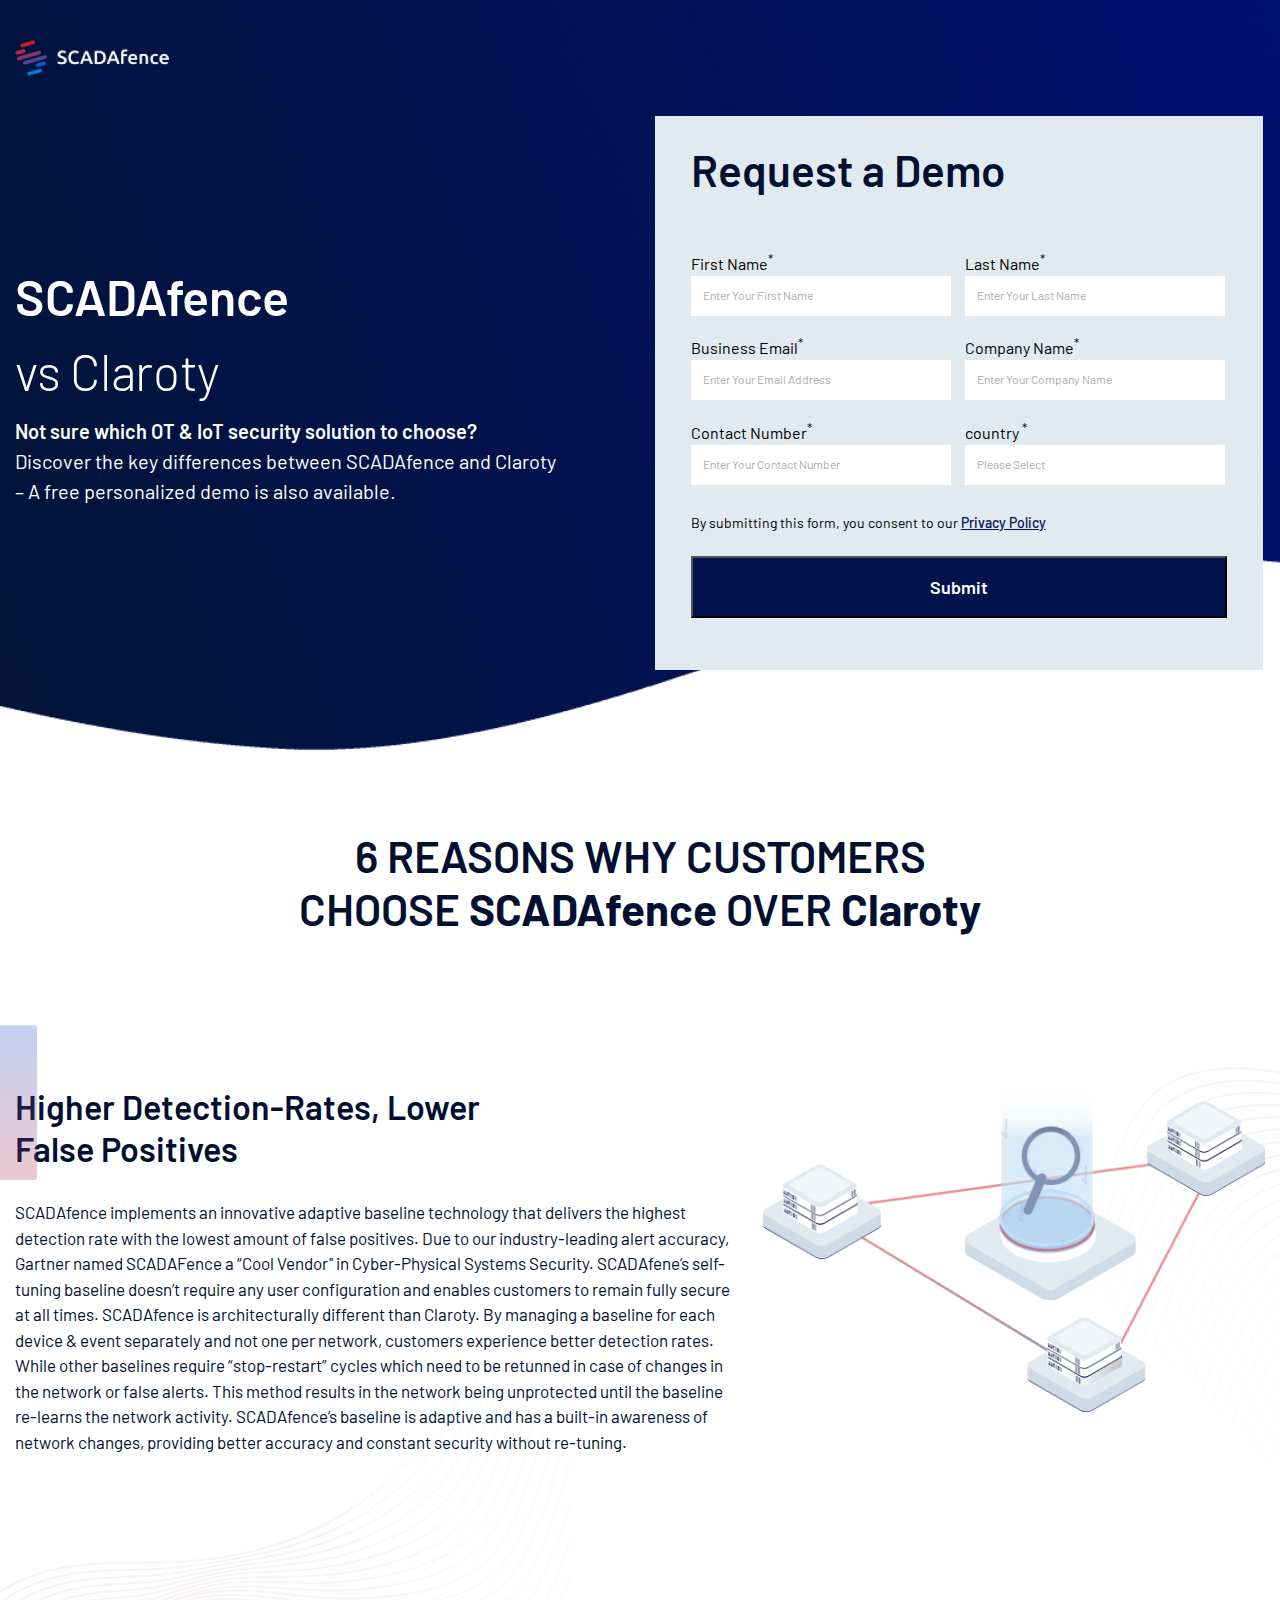
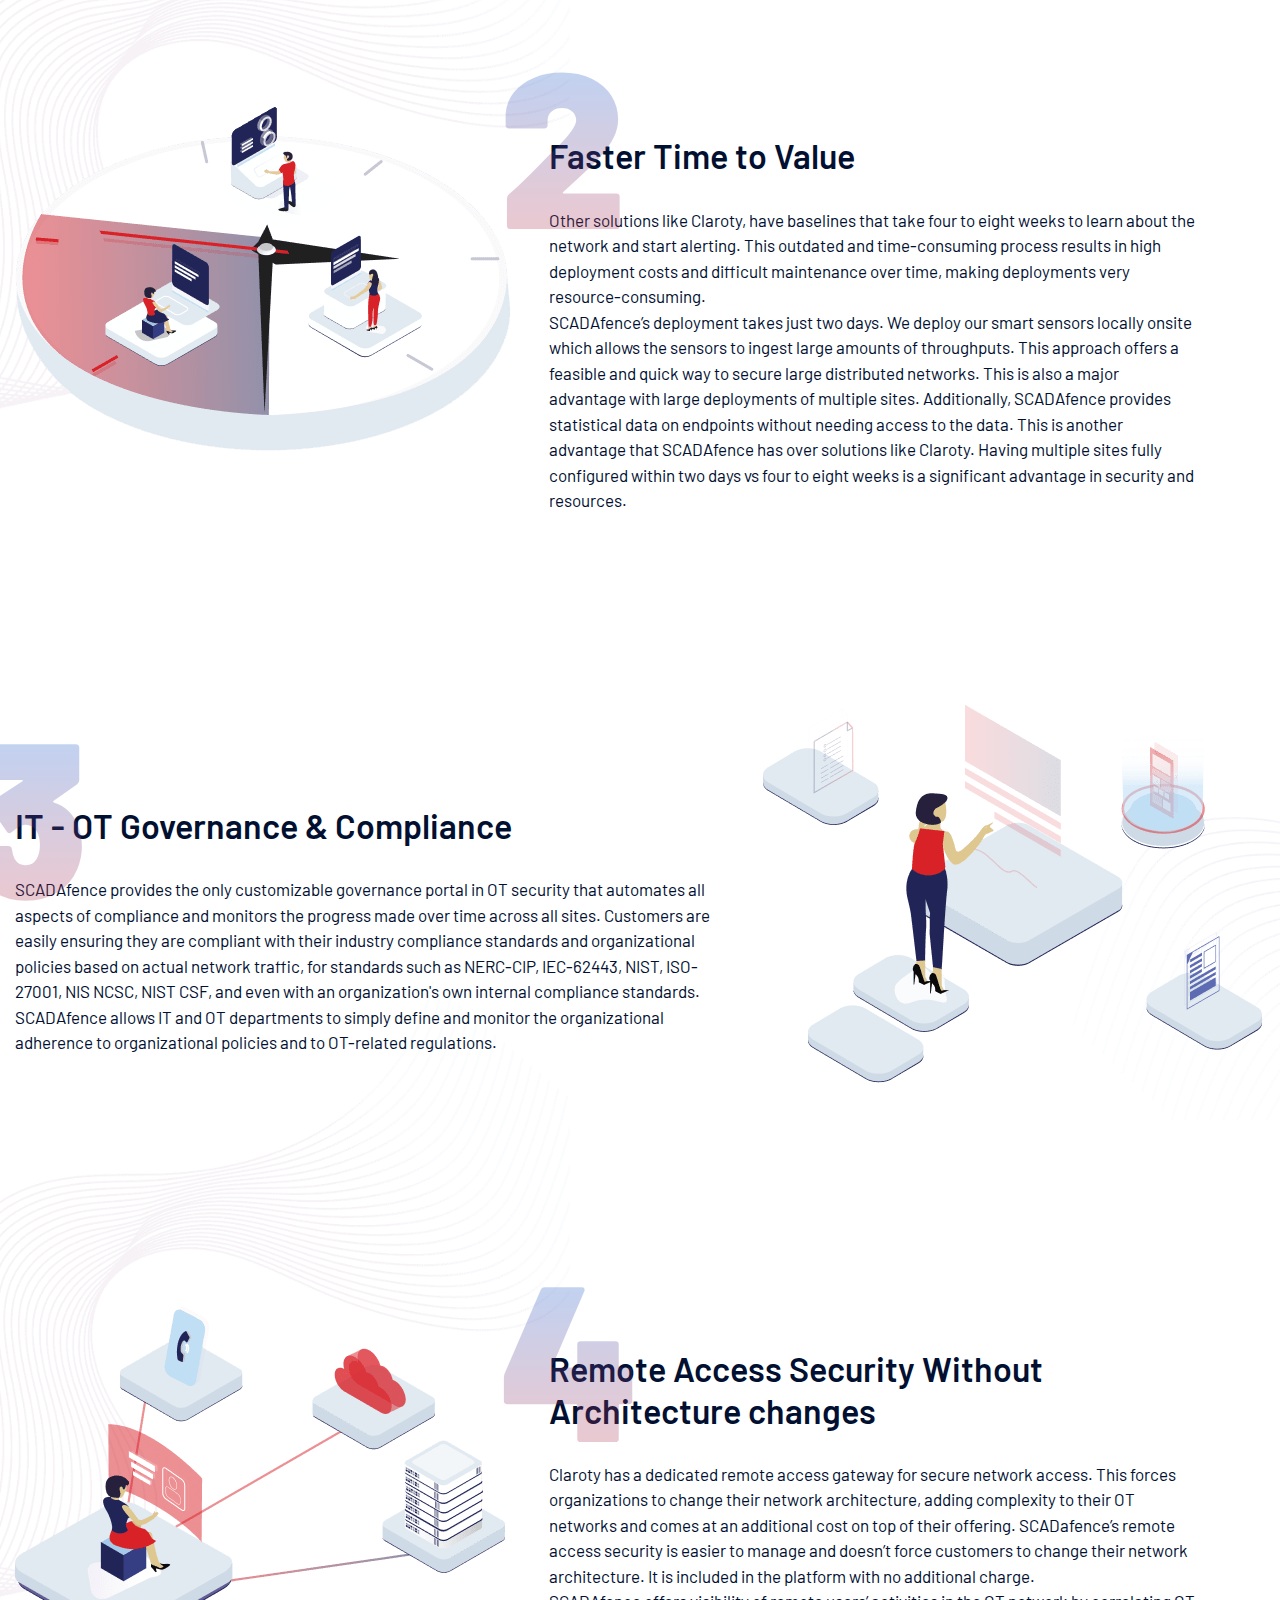
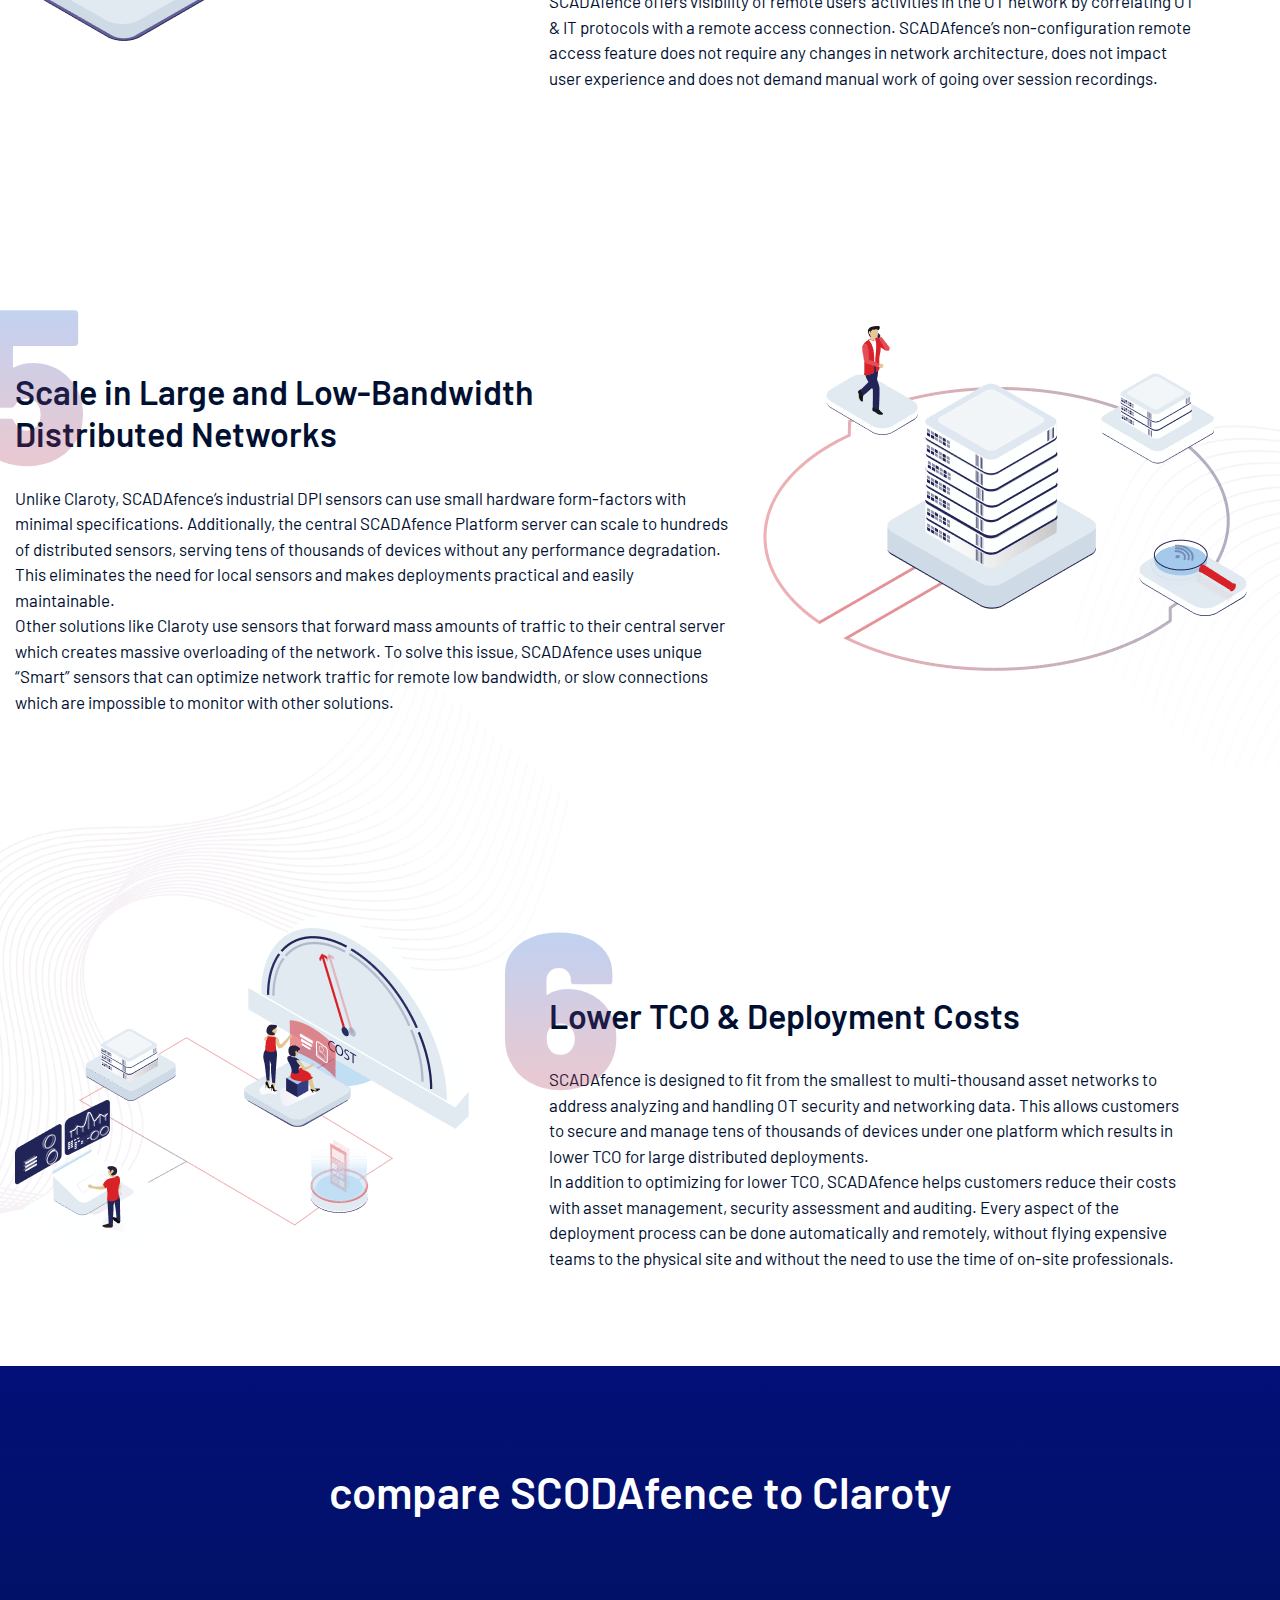
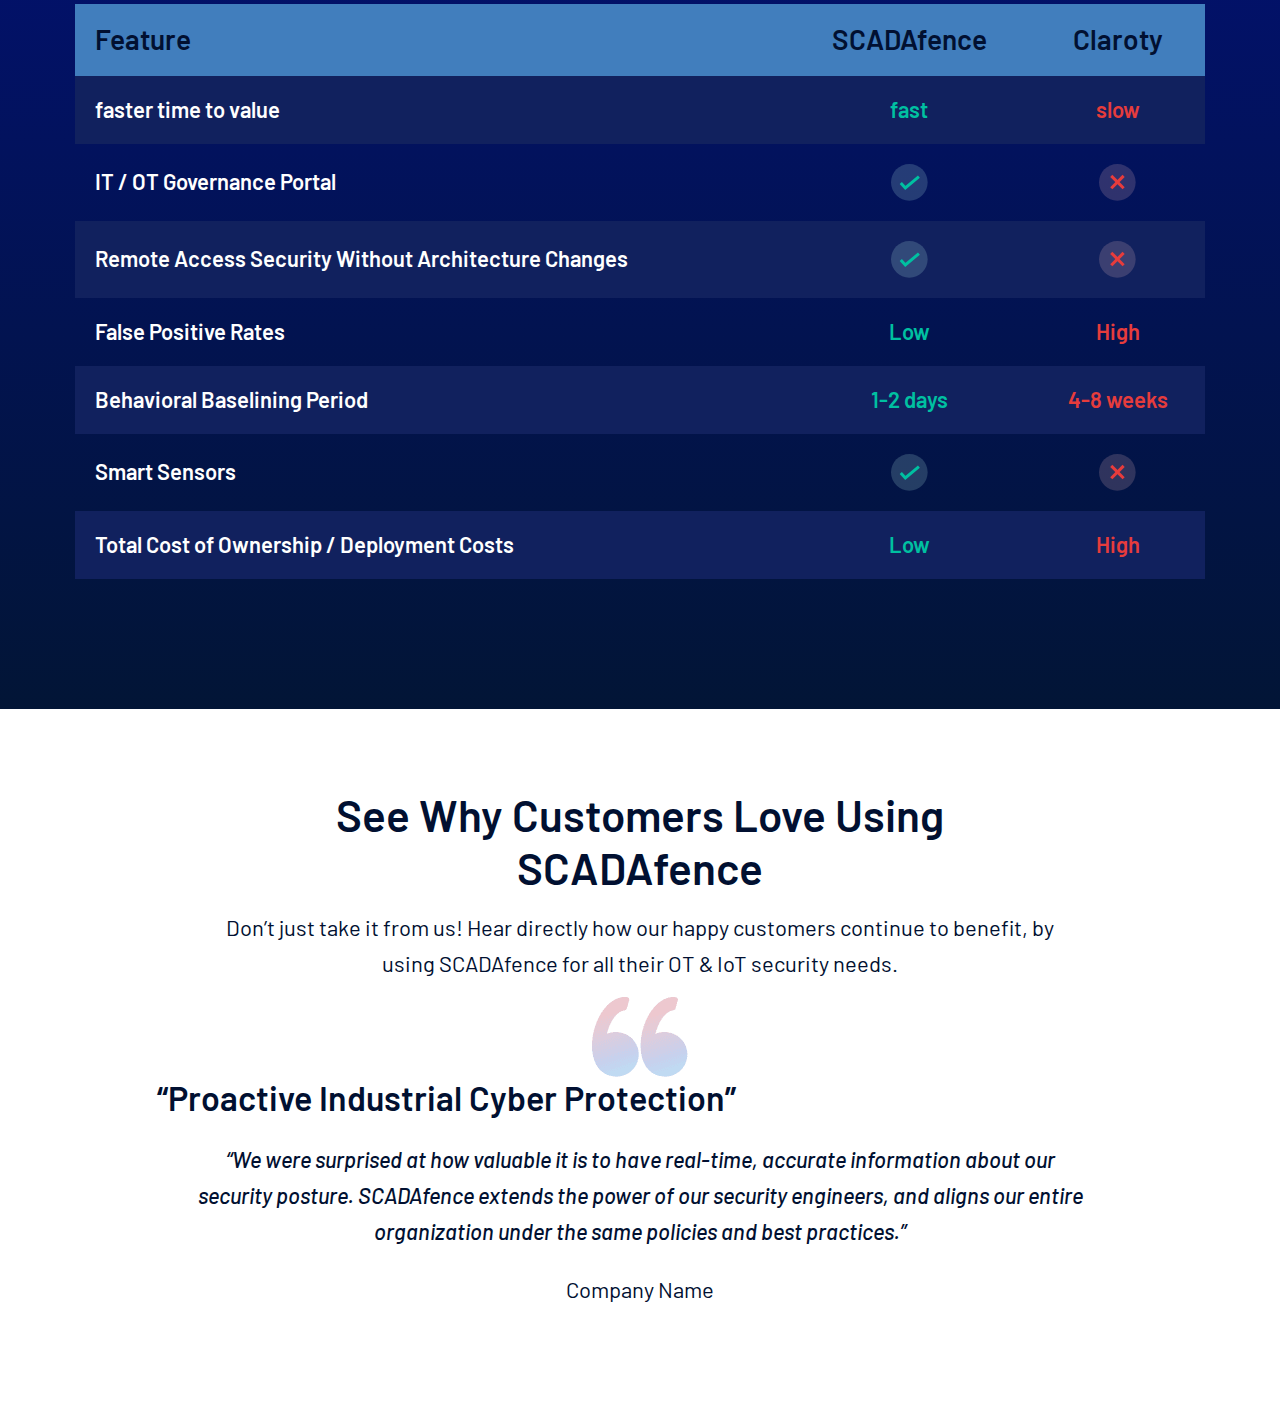
<file: index.html>
<html lang="en">

<head>
    <meta charset="UTF-8">
    <meta http-equiv="X-UA-Compatible" content="IE=edge">
    <meta name="viewport" content="width=device-width, initial-scale=1.0">
    <title>SCADAfence</title>
    <link rel="stylesheet" href="typography.css">
    <link rel="stylesheet" href="Layout.css">
    <link rel="stylesheet" href="images/">
    <link rel="stylesheet" href="styles.css">
</head>

<body>
    <div class="span12 banner-section section-1 section-padding-down">
        <div class="span12 wrapper equal-height-container">
            <div class="row-fluid-wrapper">
                <div class="row-fluid">
                    <div class="header-section">
                        <img src="images/logo.png" alt="">
                    </div>
                </div>
                <div class="row-fluid">
                    <div class="span6 vertical-center left-col">
                        <h1>SCADAfence</h1>
                        <div class="weight-300">
                            <h1>vs Claroty</h1>
                        </div>
                        <div class="big-para">
                            <p><span class="para-600">
                                    Not sure which OT & IoT security solution to choose?
                                </span><br>
                                <span>
                                    Discover the key differences between SCADAfence and Claroty
                                    <br> – A free personalized demo is also available.
                                </span>
                            </p>
                        </div>
                    </div>
                    <div class="span6 vertical-center  gray-bg right-col">
                        <div class="form-section">

                            <form action="">
                                <div class="row-fluid">
                                    <div class="form-head">
                                        <h2>Request a Demo</h2>
                                    </div>
                                </div>
                                <div class="row-fluid">
                                    <div class="span12 two-col-adjust ">
                                        <div class="span6 hs_cos_wrapper">
                                            <div class="bottom-pad-15">
                                                <label for="">First Name<sup>*</sup></label>
                                                <input type="text" id="" placeholder="Enter Your First Name">
                                            </div>
                                            <div class="bottom-pad-15">
                                                <label for="email"> Business Email<sup>*</sup></label>
                                                <input type="email" id="email" placeholder="Enter Your Email Address">
                                            </div>
                                            <div class="bottom-pad-15">
                                                <label for="">Contact Number<sup>*</sup></label>
                                                <input type="text" placeholder="Enter Your Contact Number">
                                            </div>
                                        </div>
                                        <div class="span6 hs_cos_wrapper">
                                            <div class="bottom-pad-15">
                                                <label for="lname">Last Name<sup>*</sup></label>
                                                <input type="text" id="lname" placeholder="Enter Your Last Name">
                                            </div>
                                            <div class="bottom-pad-15">
                                                <label for="company">Company Name<sup>*</sup></label>
                                                <input type="text" id="company" placeholder="Enter Your Company Name">
                                            </div>
                                            <div class="bottom-pad-15">
                                                <label for="">country <sup>*</sup></label>
                                                <input type="text" placeholder="Please Select">
                                            </div>
                                        </div>
                                    </div>
                                </div>
                                <div class="form-bottom sm-para">
                                    <p>By submitting this form, you consent to our <a href=""> Privacy
                                            Policy</a></p>

                                    <div class="hs-submit-button">
                                        <button class="hs-submit" type="submit"> Submit</button>
                                    </div>
                                </div>
                            </form>
                        </div>
                    </div>
                </div>
            </div>
        </div>
    </div>


    <div class="span12 main-section-1 section-2 section-padding">
        <div class="span12 wrapper equal-height-container">
            <div class="row-fluid-wrapper">
                <div class="row-fluid">
                    <div class="top-heading text-center" style="margin: 0 auto ;">
                        <span>
                            <h2>6 REASONS WHY CUSTOMERS CHOOSE <span style="font-weight: bold ;">SCADAfence</span>
                                OVER <span style="font-weight: bold ;"> Claroty</span>
                            </h2>
                        </span>
                    </div>
                </div>
                <div class="row-fluid padding-top-30">
                    <div class="span7 left-col vertical-center  ">
                        <div class="num-gradient">
                            1
                        </div>
                        <div class="para-head bottom-pad-15">
                            <span style="max-width: 536px ;">
                                <h4> Higher Detection-Rates,
                                    Lower False Positives</h4>
                        </div>
                        <div class="huge-para">
                            <span style="max-width: 647px;">
                                <p>
                                    SCADAfence implements an innovative adaptive baseline technology that delivers the
                                    highest detection rate with the lowest amount of false positives. Due to our
                                    industry-leading alert accuracy, Gartner named SCADAFence a “Cool Vendor'' in
                                    Cyber-Physical Systems Security. SCADAfene’s self-tuning baseline doesn’t require
                                    any
                                    user configuration and enables customers to remain fully secure at all times.

                                    SCADAfence is architecturally different than Claroty. By managing a baseline for
                                    each
                                    device & event separately and not one per network, customers experience better
                                    detection
                                    rates. While other baselines require “stop-restart” cycles which need to be retunned
                                    in
                                    case of changes in the network or false alerts. This method results in the network
                                    being
                                    unprotected until the baseline re-learns the network activity. SCADAfence’s baseline
                                    is
                                    adaptive and has a built-in awareness of network changes, providing better accuracy
                                    and
                                    constant security without re-tuning.
                                </p>
                            </span>
                        </div>
                    </div>
                    <div class="span5 right-col vertical-center ">
                        <div class="image-container">
                            <img src="images/Image 1.png" alt="">
                        </div>
                    </div>
                </div>
            </div>
        </div>
    </div>


    <div class="span12 main-section-2 col-reverse section-2 section-padding">
        <div class="span12 wrapper equal-height-container">
            <div class="row-fluid-wrapper">
                <div class="row-fluid">
                    <div class="span5 left-col vertical-center ">
                        <div class="image-container">
                            <img src="images/Image 2.png" alt="">
                        </div>
                    </div>
                    <div class="span7  right-col  vertical-center  ">
                        <div class="num-gradient">
                            2
                        </div>
                        <div class="para-head bottom-pad-15">
                            <span style="max-width: 536px ;">
                                <h4> Faster Time to Value</h4>
                        </div>
                        <div class="huge-para" style="max-width: 647px;">
                            <p>
                                Other solutions like Claroty, have baselines that take four to eight weeks to learn
                                about the network and start alerting. This outdated and time-consuming process
                                results in high deployment costs and difficult maintenance over time, making
                                deployments very resource-consuming. <br>

                                SCADAfence’s deployment takes just two days. We deploy our smart sensors locally
                                onsite which allows the sensors to ingest large amounts of throughputs. This
                                approach offers a feasible and quick way to secure large distributed networks. This
                                is also a major advantage with large deployments of multiple sites. Additionally,
                                SCADAfence provides statistical data on endpoints without needing access to the
                                data. This is another advantage that SCADAfence has over solutions like Claroty.
                                Having multiple sites fully configured within two days vs four to eight weeks is a
                                significant advantage in security and resources.
                            </p>
                        </div>
                    </div>
                </div>
            </div>
        </div>
    </div>

    <div class="span12 main-section-1 section-3 section-padding">
        <div class="span12 wrapper equal-height-container">
            <div class="row-fluid-wrapper">

                <div class="row-fluid ">
                    <div class="span7 left-col vertical-center  ">
                        <div class="num-gradient">
                            3
                        </div>
                        <div class="para-head bottom-pad-15">
                            <span style="max-width: 536px ;">
                                <h4> IT - OT Governance & Compliance </h4>
                        </div>
                        <div class="huge-para">
                            <span style="max-width: 647px;">
                                <p>
                                    SCADAfence provides the only customizable governance portal in OT security that
                                    automates all aspects of compliance and monitors the progress made over time across
                                    all sites. Customers are easily ensuring they are compliant with their industry
                                    compliance standards and organizational policies based on actual network traffic,
                                    for standards such as NERC-CIP, IEC-62443, NIST, ISO-27001, NIS NCSC, NIST CSF, and
                                    even with an organization's own internal compliance standards.
                                    <br>
                                    SCADAfence allows IT and OT departments to simply define and monitor the
                                    organizational adherence to organizational policies and to OT-related regulations.

                                </p>
                            </span>
                        </div>
                    </div>
                    <div class="span5 right-col vertical-center ">
                        <div class="image-container">
                            <img src="images/Image 3.png" alt="">
                        </div>
                    </div>
                </div>
            </div>
        </div>
    </div>


    <div class="span12 main-section-2 col-reverse section-4 section-padding">
        <div class="span12 wrapper equal-height-container">
            <div class="row-fluid-wrapper">
                <div class="row-fluid">
                    <div class="span5 left-col vertical-center ">
                        <div class="image-container">
                            <img src="images/Image 4.png" alt="">
                        </div>
                    </div>
                    <div class="span7  right-col  vertical-center  ">
                        <div class="num-gradient">
                            4
                        </div>
                        <div class="para-head bottom-pad-15">
                            <span style="max-width: 536px ;">
                                <h4> Remote Access Security Without Architecture changes</h4>
                        </div>
                        <div class="huge-para" style="max-width: 647px;">

                            <p>Claroty has a dedicated remote access gateway for secure network access. This forces
                                organizations to change their network architecture, adding complexity to their OT
                                networks and comes at an additional cost on top of their offering. SCADafence’s remote
                                access security is easier to manage and doesn’t force customers to change their network
                                architecture. It is included in the platform with no additional charge. <br>

                                SCADAfence offers visibility of remote users’ activities in the OT network by
                                correlating OT & IT protocols with a remote access connection. SCADAfence’s
                                non-configuration remote access feature does not require any changes in network
                                architecture, does not impact user experience and does not demand manual work of going
                                over session recordings.
                            </p>
                        </div>
                    </div>
                </div>
            </div>
        </div>
    </div>


    <div class="span12 main-section-1 section-5 section-padding">
        <div class="span12 wrapper equal-height-container">
            <div class="row-fluid-wrapper">
                <div class="row-fluid ">
                    <div class="span7 left-col vertical-center  ">
                        <div class="num-gradient">
                            5
                        </div>
                        <div class="para-head bottom-pad-15">
                            <span style="max-width: 536px ;">
                                <h4> Scale in Large and Low-Bandwidth Distributed Networks </h4>
                        </div>
                        <div class="huge-para">
                            <span style="max-width: 647px;">
                                <p>Unlike Claroty, SCADAfence’s industrial DPI sensors can use small hardware
                                    form-factors with minimal specifications. Additionally, the central SCADAfence
                                    Platform server can scale to hundreds of distributed sensors, serving tens of
                                    thousands of devices without any performance degradation. This eliminates the need
                                    for local sensors and makes deployments practical and easily maintainable. <br>

                                    Other solutions like Claroty use sensors that forward mass amounts of traffic to
                                    their central server which creates massive overloading of the network. To solve this
                                    issue, SCADAfence uses unique “Smart” sensors that can optimize network traffic for
                                    remote low bandwidth, or slow connections which are impossible to monitor with other
                                    solutions.
                                </p>
                            </span>
                        </div>
                    </div>
                    <div class="span5 right-col vertical-center ">
                        <div class="image-container">
                            <img src="images/Image 5.png" alt="">
                        </div>
                    </div>
                </div>
            </div>
        </div>
    </div>


    <div class="span12 main-section-2 col-reverse section-6 section-padding">
        <div class="span12 wrapper equal-height-container">
            <div class="row-fluid-wrapper">
                <div class="row-fluid">
                    <div class="span5 left-col vertical-center ">
                        <div class="image-container">
                            <img src="images/Image 6.png" alt="">
                        </div>
                    </div>
                    <div class="span7  right-col  vertical-center  ">
                        <div class="num-gradient">
                            6
                        </div>
                        <div class="para-head bottom-pad-15">
                            <span style="max-width: 536px ;">
                                <h4> Lower TCO & Deployment Costs</h4>
                        </div>
                        <div class="huge-para" style="max-width: 647px;">

                            <p>
                                SCADAfence is designed to fit from the smallest to multi-thousand asset networks to
                                address analyzing and handling OT security and networking data. This allows customers to
                                secure and manage tens of thousands of devices under one platform which results in lower
                                TCO for large distributed deployments. <br>

                                In addition to optimizing for lower TCO, SCADAfence helps customers reduce their costs
                                with asset management, security assessment and auditing. Every aspect of the deployment
                                process can be done automatically and remotely, without flying expensive teams to the
                                physical site and without the need to use the time of on-site professionals.
                            </p>
                        </div>
                    </div>
                </div>
            </div>
        </div>
    </div>
    <div class="span12 section-7 all-text-white text-center  section-padding">
        <div class="span12 wrapper equal-height-container">
            <div class="row-fluid-wrapper">


                <div class="top-heading all-pad-20 ">
                    <h2> compare SCODAfence to Claroty</h2>
                </div>

                <div class="table-container">
                    <table>
                        <div class="table-head">
                            <thead>
                                <tr>
                                    <th class="all-pad-20">Feature</th>
                                    <th class="text-center all-pad-20"> SCADAfence</th>
                                    <th class="text-center all-pad-20">Claroty</th>
                                </tr>
                            </thead>
                        </div>
                        <div class="table-body">
                            <tbody>
                                <div class="r1">
                                    <tr>
                                        <td class="all-pad-20">faster time to value </td>
                                        <td class="green-text text-center all-pad-20">fast</td>
                                        <td class="red-text text-center all-pad-20">slow </td>
                                    </tr>
                                </div>
                                <div class="r2">
                                    <tr>
                                        <td class="all-pad-20">IT / OT Governance Portal</td>
                                        <td class="green-text text-center all-pad-20"><img src="images/green-tick.svg"
                                                alt=""></td>
                                        <td class="red-text text-center all-pad-20"><img src="images/red-cross.svg"
                                                alt=""></td>
                                    </tr>
                                </div>
                                <div class="r3">
                                    <tr>
                                        <td class="all-pad-20">Remote Access Security Without Architecture Changes</td>
                                        <td class="green-text text-center all-pad-20"><img src="images/green-tick.svg"
                                                alt=""></td>
                                        <td class="red-text text-center all-pad-20"><img src="images/red-cross.svg"
                                                alt=""> </td>
                                    </tr>
                                </div>
                                <div class="r4">
                                    <tr>
                                        <td class="all-pad-20">False Positive Rates</td>
                                        <td class="green-text text-center all-pad-20">Low</td>
                                        <td class="red-text text-center all-pad-20">High </td>
                                    </tr>
                                </div>
                                <div class="r5">
                                    <tr>
                                        <td class="all-pad-20">Behavioral Baselining Period</td>
                                        <td class="green-text text-center all-pad-20">1-2 days</td>
                                        <td class="red-text text-center all-pad-20">4-8 weeks </td>
                                    </tr>
                                </div>
                                <div class="r6">
                                    <tr>
                                        <td class="all-pad-20">Smart Sensors</td>
                                        <td class="green-text text-center all-pad-20"><img src="images/green-tick.svg"
                                                alt=""></td>
                                        <td class="red-text text-center all-pad-20"><img src="images/red-cross.svg"
                                                alt=""> </td>
                                    </tr>
                                </div>
                                <div class="r7">
                                    <tr>
                                        <td class="all-pad-20">Total Cost of Ownership / Deployment Costs</td>
                                        <td class="green-text text-center all-pad-20">Low</td>
                                        <td class="red-text text-center all-pad-20">High</td>
                                    </tr>
                                </div>
                            </tbody>
                        </div>
                    </table>
                </div>
            </div>
        </div>
    </div>

    <div class="span12 main-section section-8 section-padding">
        <div class="span12 wrapper equal-height-container">
            <div class="row-fluid-wrapper">

                <div class="top-heading text-center " style="max-width: 858px; margin: 0 auto;">
                    <span>
                        <h2>See Why Customers Love Using SCADAfence </h2>
                        <H5>Don’t just take it from us! Hear directly how our happy customers continue to benefit, by
                            using SCADAfence for all their OT & IoT security needs. </H5>
                    </span>
                </div>
                <div class="row-fluid">
                    <div class="blockquote-container text-center">
                        <img src="images/quote.png" alt="">
                        <h4>“Proactive Industrial Cyber Protection”</h4>
                        <blockquote>“We were surprised at how valuable it is to have real-time, accurate information
                            about our security posture. SCADAfence extends the power of our security engineers, and
                            aligns our entire organization under the same policies and best practices.”</blockquote>

                        <h5>Company Name</h5>
                    </div>
                </div>

            </div>
        </div>
    </div>
</body>

</html>

<!-- 
<div class="span12 main-section section-2 section-padding">
    <div class="span12 wrapper equal-height-container">
        <div class="row-fluid-wrapper">
            <div class="row-fluid">
                <div class="top-heading text-center all-pad-20" style="margin: 0 auto ;">
                    <span>
                        <h2>6 REASONS WHY CUSTOMERS CHOOSE <span style="font-weight: bold ;">SCADAfence</span>
                            OVER <span style="font-weight: bold ;"> Claroty</span>
                        </h2>
                    </span>
                </div>

            </div>
            <div class="row-fluid padding-top-30">
                <div class="span7 left-col vertical-center  ">
                    <div class="num-gradient">
                        1
                    </div>
                    <div class="para-head bottom-pad-15">
                        <span style="max-width: 536px ;">
                            <h4> Higher Detection-Rates,
                                Lower False Positives</h4>
                    </div>
                    <div class="huge-para">
                        <span style="max-width: 647px;">
                            <p>
                                SCADAfence implements an innovative adaptive baseline technology that delivers the
                                highest detection rate with the lowest amount of false positives. Due to our
                                industry-leading alert accuracy, Gartner named SCADAFence a “Cool Vendor'' in
                                Cyber-Physical Systems Security. SCADAfene’s self-tuning baseline doesn’t require any
                                user configuration and enables customers to remain fully secure at all times.

                                SCADAfence is architecturally different than Claroty. By managing a baseline for each
                                device & event separately and not one per network, customers experience better detection
                                rates. While other baselines require “stop-restart” cycles which need to be retunned in
                                case of changes in the network or false alerts. This method results in the network being
                                unprotected until the baseline re-learns the network activity. SCADAfence’s baseline is
                                adaptive and has a built-in awareness of network changes, providing better accuracy and
                                constant security without re-tuning.
                            </p>
                        </span>
                    </div>
                </div>
                <div class="span5 right-col vertical-center ">
                    <div class="image-container">
                        <img src="images/Image 1.png" alt="">
                    </div>
                </div>
            </div>
        </div>
    </div>
</div> -->
</file>
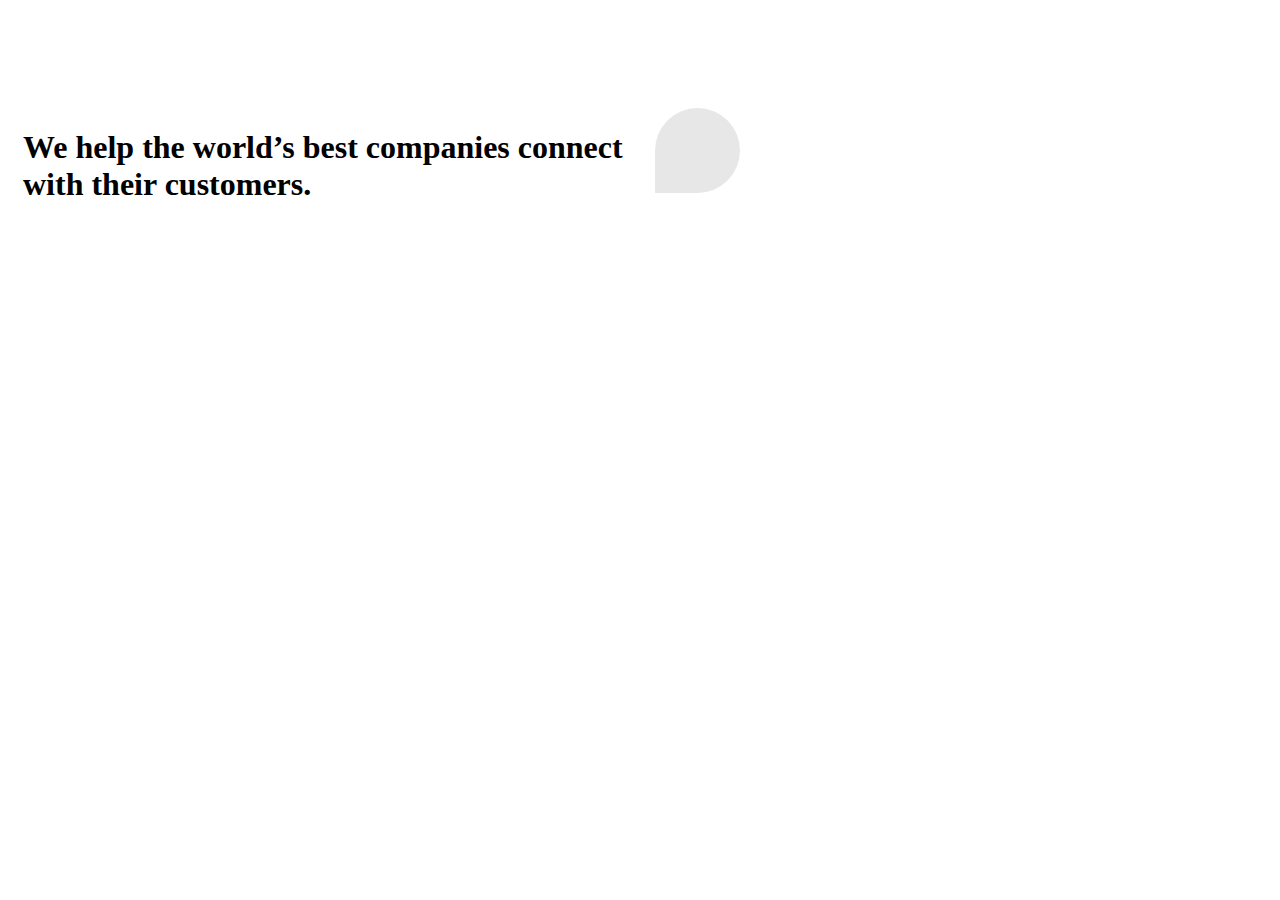
<file: animate.html>
<html lang="en">

<head>
    <meta charset="UTF-8">
    <meta http-equiv="X-UA-Compatible" content="IE=edge">
    <meta name="viewport" content="width=device-width, initial-scale=1.0">
    <title>animation</title>
    <link rel="stylesheet" href="Layout.css">
    <!-- <link rel="stylesheet" href="animate.css"> -->
    <script src="https://code.jquery.com/jquery-2.2.4.min.js"
        integrity="sha256-BbhdlvQf/xTY9gja0Dq3HiwQF8LaCRTXxZKRutelT44=" crossorigin="anonymous"></script>
</head>

<body>
    <div class="span12 banner-section">
        <div class="span12 wrapper ">
            <div class="row-fluid-wrapper ">
                <div class="row-fluid">
                    <div class="span6 vertical-center left-col">
                        <div class="text-container">
                            <h1>
                                <h1>We help the world’s best companies connect with their customers.</h1>
                            </h1>
                        </div>
                    </div>
                    <div class="span6 vertical-center right-col">
                        <div class="main-container">
                            <div class="inner-div row-1">
                                <div class="upper-div ">
                                    <div class="image-container row-11 tab-1">
                                        <style>
                                            .banner-section .image-container {
                                                height: 85px;
                                                width: 85px;
                                                min-width: 85px;
                                                border-radius: 100% 100% 100% 0;
                                                -webkit-transition: all 1s ease;
                                                -moz-transition: all 1s ease;
                                                -o-transition: all 1s ease;
                                                -ms-transition: all 1s ease;
                                                transition: all 1s ease;
                                            }

                                            .banner-section {
                                                padding-top: 100px;
                                            }

                                            .banner-section .image-container.tab-1 {
                                                background: #e7e7e7;
                                            }

                                            .banner-section .image-container.tab-1.change-color {
                                                width: 0;
                                                min-width: fit-content;
                                                height: 0;
                                                border-right-width: 0 !important;
                                                border-top: 85px solid transparent;
                                                border-radius: inherit;
                                                border-left: 85px solid #F93858 !important;
                                                overflow: hidden;
                                                background: none;
                                                transition: border-radius 1s cubic-bezier(0, 0.02, 1, 1.46);
                                            }

                                            .image-container.tab-1 {
                                                border-radius: 100% 100% 100% 0;
                                                -webkit-transition: all 1s ease;
                                                -moz-transition: all 1s ease;
                                                -o-transition: all 1s ease;
                                                -ms-transition: all 1s ease;
                                                transition: all 1s ease;
                                            }
                                        </style>
                                    </div>

                                </div>
                                <div class="upper-div ">
                                    <div class="image-container row-12 tab-2">

                                    </div>

                                </div>
                                <div class="upper-div ">
                                    <div class="image-container row-13 tab-3">

                                    </div>

                                </div>
                                <div class="upper-div ">
                                    <div class="image-container row-14 tab-4">

                                    </div>

                                </div>
                                <div class="upper-div ">
                                    <div class="image-container row-15 tab-5">

                                    </div>

                                </div>
                                <div class="upper-div ">
                                    <div class="image-container row-16 tab-6">

                                    </div>

                                </div>
                                <div class="upper-div ">
                                    <div class="image-container row-17 tab-7">

                                    </div>

                                </div>
                            </div>
                        </div>
                    </div>
                </div>
            </div>
        </div>
    </div>
    <script>
        $(document).ready(function () {
            // $(".banner-section .main-container .inner-div>div").hover(
            //     function () {
            //         $(this).addClass("change-text");
            //     }
            // );
            $(".banner-section .main-container .image-container").hover(
                function () {
                    $(this).addClass("change-color");
                }
            );
        });
    </script>

</body>

</html>
</file>
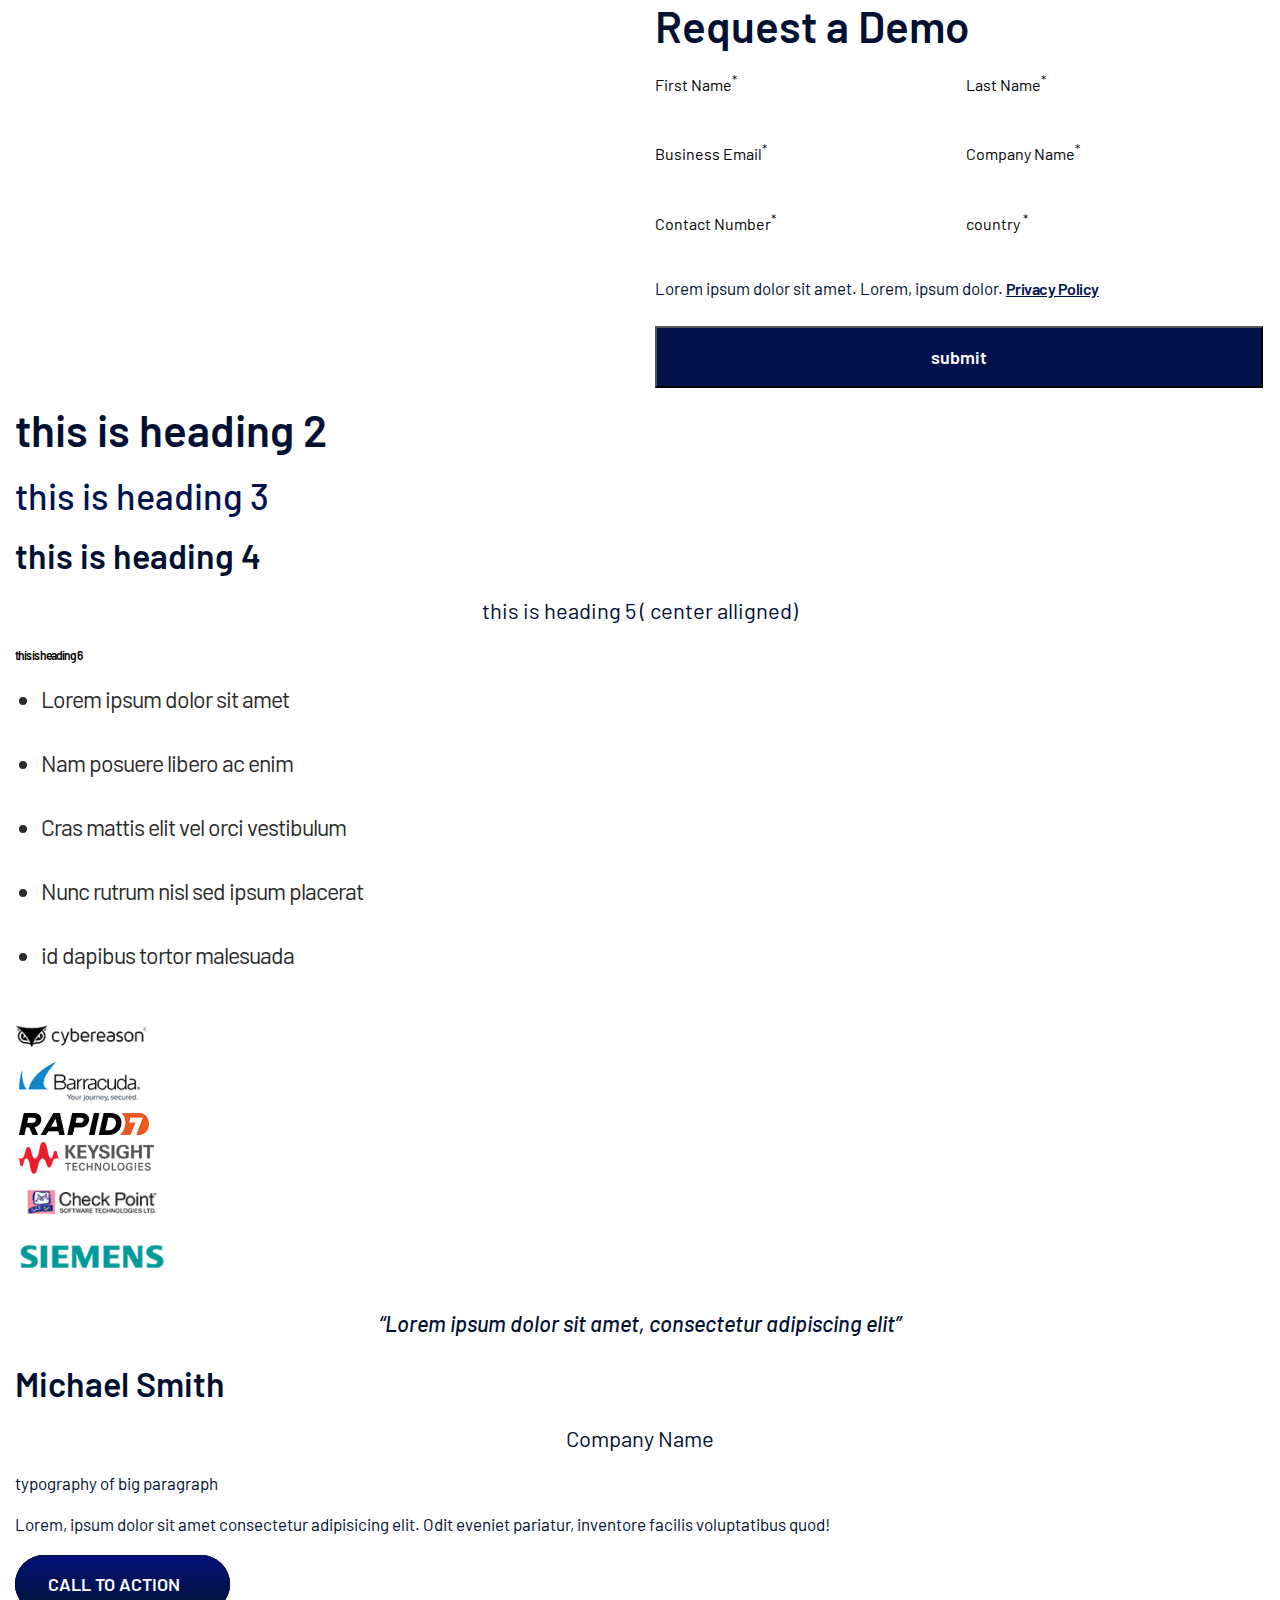
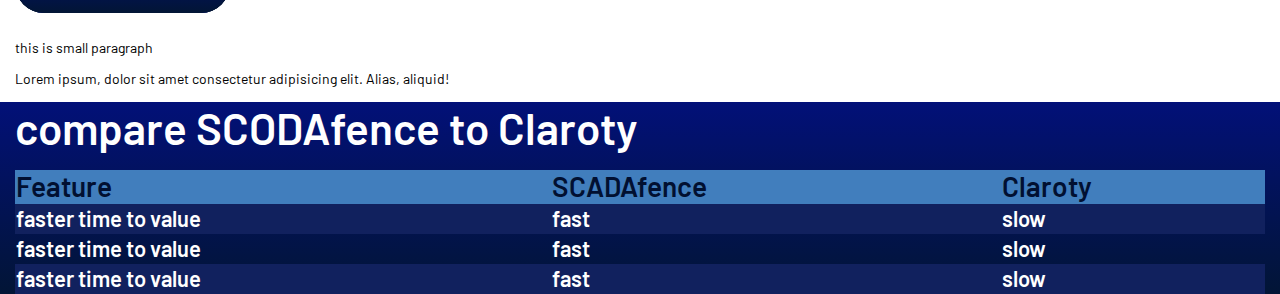
<file: typography.html>
<html lang="en">

<head>
    <meta charset="UTF-8">
    <meta http-equiv="X-UA-Compatible" content="IE=edge">
    <meta name="viewport" content="width=device-width, initial-scale=1.0">
    <title>typo</title>
    <link rel="stylesheet" href="typography.css">
    <link rel="stylesheet" href="Layout.css">
</head>

<body>

    <div class="span12 section-padding section-1">

        <div class="span12  wrapper equal-height-container">
            <div class="row-fluid-wrapper ">
                <div class="row-fluid">
                    <div class="span6 left-col vertical-center">
                        <h1>this is heading 1</h1>
                        <div class="top-head big-para">
                            <p>Lorem ipsum dolor sit amet, consectetur adipisicing elit. Dolore provident
                                quibusdam,
                                amet
                                dolor eligendi, dolorum odio fugiat inventore necessitatibus facilis aliquid
                                odit
                                labore
                                ipsa officia vitae dolores eaque harum quidem.

                            </p>
                        </div>
                    </div>

                    <div class="span6 vertical-center  gray-bg right-col">
                        <div class="form-section">

                            <form action="">

                                <h2>Request a Demo</h2>
                                <div class="row-fluid">
                                    <div class="span12 two-col-adjust ">
                                        <div class="span6 hs_cos_wrapper">
                                            <label for="">First Name<sup>*</sup></label>
                                            <input type="text" id="">
                                            <label for="email"> Business Email<sup>*</sup></label>
                                            <input type="email" id="email">
                                            <label for="">Contact Number<sup>*</sup></label>
                                            <input type="text">
                                        </div>
                                        <div class="span6 hs_cos_wrapper">
                                            <label for="lname">Last Name<sup>*</sup></label>
                                            <input type="text" id="lname">
                                            <label for="company">Company Name<sup>*</sup></label>
                                            <input type="text" id="company">
                                            <label for="">country <sup>*</sup></label>
                                            <input type="text">
                                        </div>
                                    </div>
                                </div>
                                <div class="form-bottom">
                                    <p>Lorem ipsum dolor sit amet. Lorem, ipsum dolor. <a href=""> Privacy
                                            Policy</a></p>

                                    <div class="hs-submit-button">
                                        <button class="hs-submit" type="submit"> submit</button>
                                    </div>
                                </div>
                            </form>
                        </div>


                    </div>
                </div>


            </div>
        </div>

    </div>



    <div class="span12 secrion-2 section-padding">
        <div class="span12 wrapper ">
            <div class="row-fluid-wrapper">


                <div class="row-fluid">
                    <h2>this is heading 2</h2>
                    <h3>this is heading 3</h3>
                    <h4>this is heading 4</h4>
                    <h5>this is heading 5 ( center alligned)</h5>
                    <h6>this is heading 6</h6>
                    <ul>

                        <li>Lorem ipsum dolor sit amet</li>

                        <li>Nam posuere libero ac enim</li>

                        <li>Cras mattis elit vel orci vestibulum</li>

                        <li>Nunc rutrum nisl sed ipsum placerat</li>

                        <li>id dapibus tortor malesuada</li>

                    </ul>
                </div>
            </div>
        </div>
    </div>
    <div class="span12 wrapper section-padding">
        <div class="row-fluid-wrapper">
            <div class="row-fluid">
                <div class="image-container">
                    <div class="icon-container">
                        <img src="/images/bottom1.png" alt="">
                    </div>
                    <div class="icon-container">
                        <img src="/images/bottom2.png" alt="">
                    </div>
                    <div class="icon-container">
                        <img src="/images/bottom3.png" alt="">
                    </div>
                    <div class="icon-container">
                        <img src="/images/bottom4.png" alt="">
                    </div>
                    <div class="icon-container">
                        <img src="/images/bottom5.png" alt="">
                    </div>
                    <div class="icon-container">
                        <img src="/images/bottom6.png" alt="">
                    </div>

                </div>
            </div>
            <div class="row-fluid">
                <div class="blockquote-container text-center">
                    <blockquote>“Lorem ipsum dolor sit amet, consectetur adipiscing elit”</blockquote>
                    <h4>Michael Smith</h4>
                    <h5>Company Name</h5>
                </div>
            </div>
            <div class="row-fluid">
                <p>typography of big paragraph</p>
                <p>Lorem, ipsum dolor sit amet consectetur adipisicing elit. Odit eveniet pariatur, inventore
                    facilis voluptatibus quod!</p>
            </div><br>
            <div class="row-fluid">
                <div class="button">
                    <a class="cta-button" href=""> call to action</a>
                </div>
            </div><br><br>
            <div class="row-fluid">
                <div class="sm-para">
                    <p>this is small paragraph</p>
                    <p>Lorem ipsum, dolor sit amet consectetur adipisicing elit. Alias, aliquid!</p>
                </div>
            </div>
        </div>
    </div>
    <div class="span12 section-1 section-padding "
        style=" background-image: linear-gradient(to top, #021536, #021078);">
        <div class="span12 wrapper ">
            <div class="row-fluid-wrapper ">
                <div class="row-fluid all-text-white ">
                    <h2> compare SCODAfence to Claroty</h2>
                </div>
                <div class="row-fluid">
                    <div class="table-container">
                        <table>
                            <div class="table-head">
                                <thead>
                                    <tr>
                                        <th>Feature</th>
                                        <th> SCADAfence</th>
                                        <th>Claroty</th>
                                    </tr>
                                </thead>
                            </div>
                            <div class="table-body">
                                <tbody>
                                    <div class="r1">
                                        <tr>
                                            <td>faster time to value</td>
                                            <td id="green-text">fast</td>
                                            <td id="red-text">slow </td>
                                        </tr>
                                    </div>
                                    <div class="r2">
                                        <tr>
                                            <td>faster time to value</td>
                                            <td id="green-text">fast</td>
                                            <td id="red-text">slow </td>
                                        </tr>
                                    </div>

                                    <div class="r3">
                                        <tr>
                                            <td>faster time to value</td>
                                            <td id="green-text">fast</td>
                                            <td id="red-text">slow </td>
                                        </tr>
                                    </div>
                                </tbody>
                            </div>
                        </table>
                    </div>
                </div>
            </div>
        </div>
    </div>


    <div class="span12 section-1 ">
        <div class="span12 wrapper ">
            <div class="row-fluid-wrapper ">
                <div class="row-fluid">


                </div>
            </div>
        </div>
    </div>


</body>

</html>
<!-- 
<div class="span12 section-1 ">
    <div class="span12 wrapper ">
        <div class="row-fluid-wrapper ">
           <div class="row-fluid">
               <div class="table-container">
                   <table></table>
               </div>
           </div>
        </div>
    </div>
  </div> -->
</file>
<file: typography.css>
@import url('https://fonts.googleapis.com/css2?family=Barlow:ital,wght@0,100;0,200;0,300;0,400;0,500;0,600;0,700;0,800;0,900;1,100;1,200;1,300;1,400;1,500;1,600;1,700;1,800;1,900&display=swap');


body {
    padding: 0;
    font-size: 16px;
    line-height: 24px;
    overflow-x: hidden;
    -webkit-font-smoothing: antialiased;
    width: 100%;
    background: #fff;
    font-family: 'barlow';
    margin: 0 auto;
    max-width: 100%;
}



h1,
h2,
h3,
h4,
h5,
h6,
p,
a {
    text-transform: initial;
    margin: 0;
    padding: 0;
    text-decoration: none;
    margin-bottom: 15px;
    color: #000;
}
 /*  .section-1 .top-head h1,h4,p {
     margin-bottom:30px;
 } */

h1,
h2,
h3,
h4,
h5,
h6 {
    color: #000;
    font-family: 'barlow';
    letter-spacing: -1px;
}
.all-text-white,
.all-text-white h1,
.all-text-white h2,
.all-text-white h3,
.all-text-white p,
.all-text-white h4,
.all-text-white h5,
.all-text-white h6,
.all-text-white li,
.all-text-white .fa,
.all-text-white a {
    color: #fff;
}


a {
    margin-bottom: 0;
}

h1 {
    font-family: Barlow;
    font-size: 50px;
    font-weight: 600;
    font-stretch: normal;
    font-style: normal;
    line-height: 1.2;
    letter-spacing: -0.3px;
    text-align: left;
    color: #fff;
}

h2 {
    font-family: Barlow;
    font-size: 44px;
    font-weight: 600;
    font-stretch: normal;
    font-style: normal;
    line-height: 1.2;
    letter-spacing: normal;
    color: #011031;
}

h3 {
    font-family: Barlow;
  font-size: 36px;
  font-weight: 500;
  font-stretch: normal;
  font-style: normal;
  line-height: 1.33;
  letter-spacing: normal;
  text-align: left;
  color: #02124d;
}


h4 {
    font-family: Barlow;
  font-size: 34px;
  font-weight: 600;
  font-stretch: normal;
  font-style: normal;
  line-height: 1.24;
  letter-spacing: normal;
  text-align: left;
  color: #011031;
}

h5 {
    font-family: Barlow;
    font-size: 22px;
    font-weight: normal;
    font-stretch: normal;
    font-style: normal;
    line-height: 1.64;
    letter-spacing: normal;
    text-align: center;
    color: #011031;
}

h6 {
    font-size: 12px;
    font-weight: 600;
}

p {
    font-family: Barlow;
    font-size: 17px;
    font-weight: normal;
    font-stretch: normal;
    font-style: normal;
    line-height: 1.5;
    letter-spacing: normal;
    text-align: left;
    color: #011031;
}

table{
    border-spacing: 0px;
    width: 100%;
    border-collapse: collapse;
}
table tbody  tr:nth-child(odd) {
    /* opacity: 0.06; */
    background-color: #11215E;
    
}
.weight-300 h1{
    font-weight: 300;
}
table tr th {
    font-family: Barlow;
    font-size: 28px;
    font-weight: 600;
    font-stretch: normal;
    font-style: normal;
    line-height: 1.14;
    letter-spacing: normal;
    text-align: left;
    color: #011031;
    background-color: #417ebd;
} table td {
    font-family: Barlow;
    font-size: 22px;
    font-weight: 600;
    font-stretch: normal;
    font-style: normal;
    line-height: 1.27;
    letter-spacing: normal;
    text-align: left;
  padding: 20px auto;
    color: #fff;
}

.num-gradient {
    opacity: 0.26;
    background-image: linear-gradient(to top, #bd2c40, #933767, #584292, #1f4fc1, #047ad1);
    font-family: Barlow;
    font-size: 221px;
    font-weight: 900;
    font-stretch: normal;
    font-style: normal;
    line-height: 1;
    letter-spacing: normal;
    text-align: left;
    -webkit-background-clip: text;
    background-clip: text;
    -webkit-text-fill-color: transparent;
    margin-bottom: -116px;
    margin-left: -50px;
    max-width: 221px;
}

 .sm-para p,
 .sm-para li {
    font-family: Barlow;
  font-size: 14px;
  font-weight: normal;
  font-stretch: normal;
  font-style: normal;
  line-height: 1.14;
  letter-spacing: normal;
  text-align: left;
  color: #000;
}
.sm-para a{
    font-weight: 500;
    letter-spacing: normal;
    font-size: 14px;
}

 .big-para p,
 .big-para li {
    font-family: Barlow;
  font-size: 20px;
  font-weight: normal;
  font-stretch: normal;
  font-style: normal;
  line-height: 1.5;
  letter-spacing: normal;
  text-align: left;
  color: #fff;
}

.section-1 .top-head p {
    font-family: Barlow;
    font-size: 20px;
    font-weight: normal;
    font-stretch: normal;
    font-style: normal;
    line-height: 1.5;
    letter-spacing: normal;
    text-align: left;
    color: #fff;

}

img{
    max-width: 100%;
    height: auto;
}
hr {
    border: 1px solid #c4d4e4;
    height: 0;
    border-bottom: none;
}

.stats-container {
    max-width: 848px;
    margin-left: auto;
}

.text-container {
    padding-top: 20px;
}


 ul {
    padding: 0;
    text-decoration: none;
    margin: 20px 0;
}

 ol {
    margin: 0;
    padding: 0;
    text-decoration: none;
    margin-bottom: 15px;
}

 li {
    font-size: 23px;
    line-height: 29.9x;
    color: #2b2b2b;
    letter-spacing: -1px;
    font-weight: 400;
    margin-left: 26px;
    margin-bottom: 2.5rem;
}


 a {
    font-family: 'BARLOW';
    font-style: normal;
    font-weight: 600;
    font-size: 16px;
    line-height: 120%;
    letter-spacing: -0.5px;
    color: #02124d;
    text-decoration-line: underline;
}

blockquote {
    font-family: Barlow;
    font-size: 22px;
    font-weight: 500;
    font-stretch: normal;
    font-style: italic;
    line-height: 1.64;
    letter-spacing: normal;
    text-align: center;
    color: #011031;


}

.row-fluid .cta-button {
    background: #021536;
    border: 1px solid #021536;
    font-family: Barlow;
    font-size: 18px;
    font-weight: 600;
    font-stretch: normal;
    font-style: normal;
    line-height: 0.89;
    letter-spacing: normal;
    text-align: center;
    color: #fff;
    padding: 17px 49px 17px 32px;
    border-radius: 40px;
    background-image: linear-gradient(to top, #021536, #021078);
    text-transform: uppercase;
    text-decoration: none;

}

.cta-button:hover {
    color: black;
    background: cadetblue;
    border: none;
}

form input :placeholder-shown{
   
}



@media (min-width: 768px){

 /* .hs_cos_wrapper:nth-child(2n) {
    margin-top: 80px !important;
} */
}



@media (max-width:767px) {
         
    h1,
    h2,
    h3,
    h4,
    h5,
    h6,
    p,
     a { 
      
        text-decoration: none;
        margin-bottom: 10px;
        color: #02124d;
    }
    
    
    h1,
    h2,
    h3,
    h4,
    h5,
    h6 {
        color: #02124d;
        font-family: 'BARLOW';
        letter-spacing: -1px;
    }
    
     ul,
     li {
        margin-bottom: 15px;
    }
    
    a {
        margin-bottom: 0;
    }
    
    h1 {
        font-size: 40px;
        font-weight: 600;
        line-height: 120%;
        color: #FFF;
    }
    
    h2 {
        font-size: 35px;
        font-weight: 800;
        letter-spacing: 0.8px;
        margin-bottom: 15px;
    }
    
    h3 {
        font-size: 30px;
        font-weight: 700;
        letter-spacing: -1px;
        line-height: 30px;
        font-style: normal;
    }
    h4{
        font-size: 28;
    }
   
    
    h5 {
        font-size: 16px;
        font-weight: 700;
        line-height: 24px;
        text-align: center;
    }
    
    h6 {
        font-size: 12px;
        font-weight: 600;
    }
    
    p {
        font-size: 16px;
        line-height: 24px;
        color: #1A1B24;
        letter-spacing: -0.5px;
        font-weight: 400;
        margin-bottom: 18px;
    }
    blockquote{
        font-family: Barlow;
        font-size: 22px;
        font-weight: 500;
        font-stretch: normal;
        font-style: italic;
        line-height: 1.64;
        letter-spacing: normal;
        text-align: center;
        color: #011031;
    }
    .big-para p , .big-para li {
        font-size: 18px;
    }
    .right-col{
        /* margin-top: 25px; */
    }
    .img-bottom-pad{
        /* padding-bottom: 30px; */
    }
    .section-8 .img-bottom-pad{
        /* padding-bottom: 12px; */
    }
    
}



/*======================================================
Two Column Adjust
========================================================*/
 .row-fluid .two-col-adjust>span{
    display:-webkit-box;
    display:-moz-box;
    display:-ms-flexbox;
    display:-webkit-flex;
    display:flex;
    -webkit-box-align:stretch;
    -moz-box-align:stretch;
    -webkit-align-items:stretch;
    -ms-flex-align:stretch;
    align-items:stretch;
    flex-wrap:wrap;
    -wevkit-flex-wrap:wrap;
    flex-direction:row;
    -webkit-flex-direction:row;
    margin-right:-2.5%;
  }
  body .row-fluid .two-col-adjust span>.hs_cos_wrapper{
    display:-webkit-box;
    display:-moz-box;
    display:-ms-flexbox;
    display:-webkit-flex;
    display:flex;
    flex-basis:46%;
    -webkit-flex-basis:46%;
    float:left;
    margin-right:4%;
    margin-top:40px;
    -webkit-box-sizing:border-box;
    -moz-box-sizing:border-box;
    box-sizing:border-box;
    position:relative;
  }
  @media(max-width:767px){
    body .row-fluid .two-col-adjust span>.hs_cos_wrapper{
      display:block;
      width:100%;
      margin-top:20px;
      /* max-width:379px; */
      width:100%;
      margin:10px 0;
      float:none
    }
  .row-fluid .two-col-adjust>span{
      display:block;
      margin-right:0;
    }
  }
  /*==================================================
  Three Col Adjust 
  ==================================================*/
.row-fluid .three-col-adjust>span {
    display: -webkit-box;
    display: -moz-box;
    display: -ms-flexbox;
    display: -webkit-flex;
    display: flex;
    -webkit-box-align: stretch;
    -moz-box-align: stretch;
    -webkit-align-items: stretch;
    -ms-flex-align: stretch;
    align-items: stretch;
    flex-wrap: wrap;
    -wevkit-flex-wrap: wrap;
    flex-direction: row;
    -webkit-flex-direction: row;
    margin-right: -3.2%;
  }
  body .row-fluid .three-col-adjust span>.hs_cos_wrapper {
    display: -webkit-box;
    display: -moz-box;
    display: -ms-flexbox;
    display: -webkit-flex;
    display: flex;
    flex-basis: 29.96%;
    -webkit-flex-basis: 29.96%;
    float: left;
    margin-right: 3.2%;
    margin-top: 2.43%;
    -webkit-box-sizing: border-box;
    -moz-box-sizing: border-box;
    box-sizing: border-box;
    position:relative;
    flex-direction: column;
    -webkit-flex-direction: column;
  }
  @media (max-width:767px){
  .row-fluid .three-col-adjust>span {
      display: block;
      margin-right: 0;
    }
    body .row-fluid .three-col-adjust span>.hs_cos_wrapper {
      display: block;
      width: 100%;
      margin: 0;
      margin-top: 20px;
      max-width: 379px;
      width: 100%;
      margin: 30px auto 0;
      float: none;
    }   
  }
  /*==================================================
  Four Col Adjust 
  ==================================================*/
.row-fluid .four-col-adjust>span {
    display: -webkit-box;
    display: -moz-box;
    display: -ms-flexbox;
    display: -webkit-flex;
    display: flex;
    -webkit-box-align: stretch;
    -moz-box-align: stretch;
    -webkit-align-items: stretch;
    -ms-flex-align: stretch;
    align-items: stretch;
    flex-wrap: wrap;
    -wevkit-flex-wrap: wrap;
    flex-direction: row;
    -webkit-flex-direction: row;
    margin-right: -2.565%;
  }
  body .row-fluid .four-col-adjust span>.hs_cos_wrapper {
    display: -webkit-box;
    display: -moz-box;
    display: -ms-flexbox;
    display: -webkit-flex;
    display: flex;
    flex-basis: 22.5%;
    -webkit-flex-basis: 22.5%;
    float: left;
    margin-right: 2.5%;
    margin-top: 2.43%;
    box-sizing:border-box;
    position:relative;
  }
  @media (max-width:767px){
  .row-fluid .four-col-adjust>span {
      display: block;
      margin-right: 0;
    }
    body .row-fluid .four-col-adjust span>.hs_cos_wrapper {
      display: block;
      flex-basis: 100%;
      width:100%;
      -webkit-flex-basis: 100%;
      margin:0;
      margin-top: 20px;
    }   
  }
  /*==================================================
  Five Col Adjust
  ==================================================*/
.row-fluid .five-col-adjust>span {
    display: -webkit-box;
    display: -moz-box;
    display: -ms-flexbox;
    display: -webkit-flex;
    display: flex;
    -webkit-box-align: stretch;
    -moz-box-align: stretch;
    -webkit-align-items: stretch;
    -ms-flex-align: stretch;
    align-items: stretch;
    flex-wrap: wrap;
    -wevkit-flex-wrap: wrap;
    flex-direction: row;
    -webkit-flex-direction: row;
    margin-right: -2.565%;
  }
  body .row-fluid .five-col-adjust span>.hs_cos_wrapper {
    display: -webkit-box;
    display: -moz-box;
    display: -ms-flexbox;
    display: -webkit-flex;
    display: flex;
    flex-basis: 17.5%;
    -webkit-flex-basis: 17.5%;
    float: left;
    margin-right: 2.5%;
    margin-top: 2.43%;
    box-sizing:border-box;
    position:relative;
  }
  @media (max-width:767px){
  .row-fluid .five-col-adjust>span {
      display: block;
      margin-right: 0;
    }
    body .row-fluid .five-col-adjust span>.hs_cos_wrapper {
      display: block;
      flex-basis: 100%;
      width:100%;
      -webkit-flex-basis: 100%;
      margin:0;
      margin-top: 30px;
    }
  }
  /*==================================================
  Six Col Adjust
  ==================================================*/
.row-fluid .six-col-adjust>span {
    display: -webkit-box;
    display: -moz-box;
    display: -ms-flexbox;
    display: -webkit-flex;
    display: flex;
    -webkit-box-align: stretch;
    -moz-box-align: stretch;
    -webkit-align-items: stretch;
    -ms-flex-align: stretch;
    align-items: stretch;
    flex-wrap: wrap;
    -wevkit-flex-wrap: wrap;
    flex-direction: row;
    -webkit-flex-direction: row;
    margin-right: -2.565%;
  }
  body .row-fluid .six-col-adjust span>.hs_cos_wrapper {
    display: -webkit-box;
    display: -moz-box;
    display: -ms-flexbox;
    display: -webkit-flex;
    display: flex;
    flex-basis: 14%;
    -webkit-flex-basis: 14%;
    float: left;
    margin-right: 2.5%;
    margin-top: 2.43%;
    box-sizing:border-box;
    position:relative;
  }
  @media (max-width:767px){
  .row-fluid .six-col-adjust>span {
      display: block;
      margin-right: 0;
    }
    body .row-fluid .six-col-adjust span>.hs_cos_wrapper {
      display: block;
      flex-basis: 100%;
      width:100%;
      -webkit-flex-basis: 100%;
      margin:0;
      margin-top: 30px;
    }
  }



  /* FORM STYLINGS */
  ::-webkit-input-placeholder {
    color: #acacac;
 }
 :-moz-placeholder {
    color: #acacac;
 }
 ::-moz-placeholder {  
    color: #acacac;
 }
 :-ms-input-placeholder {  
    color: #acacac;
 }
 select::-ms-expand {
     display: none;
 }
 .row-fluid form li{
     margin:0;
 }
 .row-fluid  form li:before{
     display:none;
 }
 .row-fluid  form input,
 .row-fluid  form select,
 .row-fluid  form textarea{
    font-family: Barlow;
    font-size: 12px;
    font-weight: normal;
    font-stretch: normal;
    font-style: normal;
    line-height: 1.33;
    letter-spacing: normal;
    text-align: left;
    color: #acacac;
  border: none;
     box-sizing: border-box;
     -webkit-appearance: none;
     -moz-appearance: none;
     appearance: none;
 }
 .row-fluid  form input:focus,
 .row-fluid  form select:focus,
 .row-fluid  form textarea:focus{
     outline:0;
     border:0;
     border-bottom: 2px solid #FFF;
 }
 .row-fluid  form textarea{
     height:130px;    
 }
 .row-fluid form .field>label{
    font-family: Barlow;
    font-size: 16px;
    font-weight: normal;
    font-stretch: normal;
    font-style: normal;
    line-height: 1;
    letter-spacing: normal;
    text-align: left;
    color: #000;
}
.row-fluid form .hs_submit .actions{
    text-align:center;
}
.hs-submit-button .hs-submit{
    margin: 10px 0 0;
  padding: 21px 200px;
  background-color: #02124d;
  font-family: Barlow;
  font-size: 18px;
  font-weight: 600;
  font-stretch: normal;
  font-style: normal;
  line-height: 0.89;
  letter-spacing: normal;
  text-align: left;
  color: #fff;
  width: 100%;
  text-align: center;
}
</file>
<file: Layout.css>
.row-fluid [class*=span]:first-child {
    margin-left: 0;
}
textarea, input[type="text"], input[type="password"], input[type="datetime"], input[type="datetime-local"], input[type="date"], input[type="month"], input[type="time"], input[type="week"], input[type="number"], input[type="email"], input[type="url"], input[type="search"], input[type="tel"], input[type="color"], select {
    padding: 12px;
    display: inline-block;
    width: 100%;
    -webkit-box-sizing: border-box;
    -moz-box-sizing: border-box;
    box-sizing: border-box;
}
    .equal-height-container > .row-fluid-wrapper > .row-fluid {
        display: -webkit-box;
        display: -moz-box;
        display: -ms-flexbox;
        display: -webkit-flex;
        display: flex;
        -webkit-box-align: stretch;
        -moz-box-align: stretch;
        -webkit-align-items: stretch;
        -ms-flex-align: stretch;
        align-items: stretch;
      }
     
    body .container-fluid .row-fluid .wrapper {
        max-width: 1400px;
        margin-left: auto;
        margin-right: auto;
        float: none;
        padding-left: 15px;
        padding-right: 15px;
    }
     
      body .row-fluid .vertical-center{
        display: flex;
        display: -webkit-flex;
        display: -ms-flexbox;
        display: -moz-box;
        -webkit-flex-direction: column;
        flex-direction: column;
        -ms-flex-direction: column;
        justify-content: center;
        -ms-flex-pack: space-between;
        -webkit-justify-content: center;
        -ms-flex-align: stretch;
        align-items: stretch;
      }
  
  @media(max-width:767px){
      .equal-height-container > .row-fluid-wrapper > .row-fluid {
          display: block;
          display: -webkit-block;
  
        }
        body .row-fluid .vertical-center{
          display: block;
          display: -webkit-block;
          display: -ms-block ;
         
       
        }
  }
    
     
    
    
    
    
  /* Responsive Grid */
  
  .row-fluid {
      width: 100%;
      *zoom: 1;
      box-sizing: border-box;
  }
  
  .row-fluid:before, .row-fluid:after {
      display: table;
      content: "";
  }
  
  .row-fluid:after {
      clear: both;
  }
  
  .row-fluid [class*="span"] {
      display: block;
      float: left;
      width: 100%;      
      min-height: 28px;
      margin-left: 2.127659574%;
      *margin-left: 2.0744680846382977%;
      -webkit-box-sizing: border-box;
      -moz-box-sizing: border-box;
      -ms-box-sizing: border-box;
      box-sizing: border-box;
  }
  
  .row-fluid [class*="span"]:first-child {
      margin-left: 0;
  }
  
  .row-fluid .span12 {
      width: 99.99999998999999%;
      *width: 99.94680850063828%;
  }
  
  .row-fluid .span11 {
      width: 91.489361693%;
      *width: 91.4361702036383%;
  }
  
  .row-fluid .span10 {
      width: 82.97872339599999%;
      *width: 82.92553190663828%;
  }
  
  .row-fluid .span9 {
      width: 74.468085099%;
      *width: 74.4148936096383%;
  }
  
  .row-fluid .span8 {
      width: 65.95744680199999%;
      *width: 65.90425531263828%;
  }
  
  .row-fluid .span7 {
      width: 57.446808505%;
      *width: 57.3936170156383%;
  }
  
  .row-fluid .span6 {
      width: 48.93617020799999%;
      *width: 48.88297871863829%;
  }
  
  .row-fluid .span5 {
      width: 40.425531911%;
      *width: 40.3723404216383%;
  }
  
  .row-fluid .span4 {
      width: 31.914893614%;
      *width: 31.8617021246383%;
  }
  
  .row-fluid .span3 {
      width: 23.404255317%;
      *width: 23.3510638276383%;
  }
  
  .row-fluid .span2 {
      width: 14.89361702%;
      *width: 14.8404255306383%;
  }
  
  .row-fluid .span1 {
      width: 6.382978723%;
      *width: 6.329787233638298%;
  }
  
  .container-fluid {
      *zoom: 1;
  }
  
  .container-fluid:before, .container-fluid:after {
      display: table;
      content: "";
  }
  
  .container-fluid:after {
      clear: both;
  }
  
  .wrapper{
    max-width: 1400px;
    margin-left: auto;
    margin-right: auto;
    padding: 0 15px;
    width: auto;
    box-sizing: border-box;
  }
  
  @media (max-width: 767px) {
      .row-fluid {
          width: 100%;
      }
  
      .row-fluid [class*="span"] {
          display: block;
          float: none;
          width: auto;
          margin-left: 0;
      }
  }
  
  @media (min-width: 768px) and (max-width: 1139px) {
      .row-fluid {
          width: 100%;
          *zoom: 1;
      }
  
      .row-fluid:before, .row-fluid:after {
          display: table;
          content: "";
      }
  
      .row-fluid:after {
          clear: both;
      }
  
      .row-fluid [class*="span"] {
          display: block;
          float: left;
          width: 100%;
          min-height: 28px;
          /* margin-left: 0%; */
          *margin-left: 2.709239449638298%;
          -webkit-box-sizing: border-box;
          -moz-box-sizing: border-box;
          -ms-box-sizing: border-box;
          box-sizing: border-box;
      }
  
      .row-fluid [class*="span"]:first-child {
          margin-left: 0;
      }
  
      .row-fluid .span12 {
          width: 99.999999993%;
          *width: 99.9468085036383%;
      }
  
      .row-fluid .span11 {
          width: 91.436464082%;
          *width: 91.38327259263829%;
      }
  
      .row-fluid .span10 {
          width: 82.87292817100001%;
          *width: 82.8197366816383%;
      }
  
      .row-fluid .span9 {
          width: 74.30939226%;
          *width: 74.25620077063829%;
      }
  
      .row-fluid .span8 {
          width: 65.74585634900001%;
          *width: 65.6926648596383%;
      }
  
      .row-fluid .span7 {
          width: 57.182320438000005%;
          *width: 57.129128948638304%;
      }
  
      .row-fluid .span6 {
          width: 48.618784527%;
          *width: 48.5655930376383%;
      }
  
      .row-fluid .span5 {
          width: 40.055248616%;
          *width: 40.0020571266383%;
      }
  
      .row-fluid .span4 {
          width: 31.491712705%;
          *width: 31.4385212156383%;
          padding: 0 10px;
      }
  
      .row-fluid .span3 {
          width: 22.928176794%;
          *width: 22.874985304638297%;
      }
  
      .row-fluid .span2 {
          width: 14.364640883%;
          *width: 14.311449393638298%;
      }
  
      .row-fluid .span1 {
          width: 5.801104972%;
          *width: 5.747913482638298%;
      }
  }
  
  @media (min-width: 1280px) {
      .row-fluid {
          width: 100%;
          *zoom: 1;
      }
  
      .row-fluid:before, .row-fluid:after {
          display: table;
          content: "";
      }
  
      .row-fluid:after {
          clear: both;
      }
  
      .row-fluid [class*="span"] {
          display: block;
          float: left;
          width: 100%;
          min-height: 28px;
          margin-left: 2.564102564%;
          *margin-left: 2.510911074638298%;
          -webkit-box-sizing: border-box;
          -moz-box-sizing: border-box;
          -ms-box-sizing: border-box;
          box-sizing: border-box;
      }
  
      .row-fluid [class*="span"]:first-child {
          margin-left: 0;
      }
  
      .row-fluid .span12 {
          width: 100%;
          *width: 99.94680851063829%;
      }
  
      .row-fluid .span11 {
          width: 91.45299145300001%;
          *width: 91.3997999636383%;
      }
  
      .row-fluid .span10 {
          width: 82.905982906%;
          *width: 82.8527914166383%;
      }
  
      .row-fluid .span9 {
          width: 74.358974359%;
          *width: 74.30578286963829%;
      }
  
      .row-fluid .span8 {
          width: 65.81196581200001%;
          *width: 65.7587743226383%;
      }
  
      .row-fluid .span7 {
          width: 57.264957265%;
          *width: 57.2117657756383%;
      }
  
      .row-fluid .span6 {
          width:48.618784527%;
         /* width: 48.717948718%; */
          *width: 48.6647572286383%;
      }
  
      .row-fluid .span5 {
          width: 40.170940171000005%;
          *width: 40.117748681638304%;
      }
  
      .row-fluid .span4 {
          width: 31.623931624%;
          *width: 31.5707401346383%;
      }
  
      .row-fluid .span3 {
          width: 23.076923077%;
          *width: 23.0237315876383%;
      }
  
      .row-fluid .span2 {
          width: 14.529914530000001%;
          *width: 14.4767230406383%;
      }
  
      .row-fluid .span1 {
          width: 5.982905983%;
          *width: 5.929714493638298%;
      }
  }
  
  /* Clearfix */
  
  .clearfix {
      *zoom: 1;
  }
  
  .clearfix:before, .clearfix:after {
      display: table;
      content: "";
  }
  
  .clearfix:after {
      clear: both;
  }
  
  /* Visibilty Classes */
  
  .hide {
      display: none;
  }
  
  .show {
      display: block;
  }
  
  .invisible {
      visibility: hidden;
  }
  
  .hidden {
      display: none;
      visibility: hidden;
  }
  
  /* Responsive Visibilty Classes */
  
  .visible-phone {
      display: none !important;
  }
  
  .visible-tablet {
      display: none !important;
  }
  
  .hidden-desktop {
      display: none !important;
  }
  
  @media (max-width: 767px) {
      .visible-phone {
          display: inherit !important;
      }
  
      .hidden-phone {
          display: none !important;
      }
  
      .hidden-desktop {
          display: inherit !important;
      }
  
      .visible-desktop {
          display: none !important;
      }
  }
  
  @media (min-width: 768px) and (max-width: 1139px) {
      .visible-tablet {
          display: inherit !important;
      }
  
      .hidden-tablet {
          display: inherit !important;
      }
  
      .hidden-desktop {
          display: inherit !important;
      }
  
      .visible-desktop {
          display: none !important ;
      }
  }
</file>
<file: styles.css>
body .row-fluid .wrapper {
    width: 100%;
    max-width: 1200px;
    margin-left: auto;
    margin-right: auto;
    float: none;
    padding-left: 15px;
    padding-right: 15px;
}


.green-text {
    font-weight: 600;
    font-stretch: normal;
    font-style: normal;
    line-height: 1.27;
    letter-spacing: normal;
    text-align: center;
    color: #00c0a1;
}

.red-text {
    font-weight: 600;
    font-stretch: normal;
    font-style: normal;
    line-height: 1.27;
    letter-spacing: normal;
    text-align: center;
    color: #e63c3c;
}

.icon-container {
    padding: 35px;
    display: block;
}

.image-container {
    display: inline-block;
}


.big-para .para-600 {
    font-weight: 600;
}

.para-head {
    max-width: 536px;
}

.header-section {
    /* position: absolute; */
    width: 100%;
    padding: 40px 0;
    z-index: 1;
}

.header-section img {
    max-width: 154px;
}

.form-head {
    padding-bottom: 35px;
}

.gray-bg {
    background: #e1e9f1;
}

.bottom-pad-15 {
    padding-bottom: 15px;
}

.section-padding {
    padding-top: 80px;
    padding-bottom: 80px;
}

.section-padding-up {
    padding-top: 80px;
}

.section-padding-down {
    padding-bottom: 80px;
}

.padding-top-30 {
    padding-top: 30px;
}

.main-section-1 {
    position: relative;
    z-index: 1;

}

.main-section-1::before {
    content: '';
    background: url(images/Group1.png) no-repeat;
    position: absolute;
    z-index: -1;
    background-size: cover;
    background-position: center;
    right: -35px;
    left: 999px;
    bottom: 43px;
    height: 111%;
    width: 58%;
}

.main-section-2 {
    position: relative;
    z-index: 1;
    /* background-image: url(images/Group2.png);
    background-size: auto;
    background-position: left ;
    background-repeat: no-repeat;
    size: auto; */
}

.main-section-2::before {
    content: '';
    background: url(images/Group2.png) no-repeat;
    position: absolute;
    z-index: -1;
    background-size: cover;
    left: -6px;
    bottom: -18px;
    height: 132%;
    width: 45%;
}

.hide-in-desktop {
    display: none;
}
.all-pad-20{
    padding: 20px;
}

.blockquote-container {
    max-width: 967px;
    margin: 0 auto;
}

.img-bottom-pad {
    padding-bottom: 40px;
}

.text-center {
    text-align: center;
}


.bottom-margin {
    margin-bottom: 35px;
}

.no-list-style li ul {
    margin: 0;
    padding: 0;
}

.no-list-style li {
    margin: 0;
}

.no-list-style li:before {
    display: none;
}

.form-section {
    padding: 28px 36px 36px;
}

.form-bottom {
    padding-top: 15px;
}
.table-container{
    padding: 50px 60px;
}


/* sections styling */
.section-1 {
    background: url('images/Vector\ 3.png');
    background-size: cover;
    background-repeat: no-repeat;
    background-position: center center !important;
}

.section-2 .top-heading {
    max-width: 696px;
    box-sizing: border-box;
}
.section-7{
    background-image: linear-gradient(to top, #021536, #021078);
}

@media (max-width:767px) {
    .col-reverse .wrapper>.row-fluid-wrapper>.row-fluid {
        display: flex;
        display: -webkit-flex;
        -webkit-flex-direction: column-reverse;
        flex-direction: column-reverse;
    }


    .main-section-2::before,
    .main-section-1::before {
        background: url(images/Group2.png) no-repeat;
        left: -1px;
        bottom: -278px;
        height: 111%;
        width: 100%;
    }
    .main-section-1::before :first-child {
        bottom: -290px;
    height: 93%;
    width: 101%;
    }

    .section-padding-down {
        padding-bottom: 25px;
    }

    .hide-in-mobile {
        display: none !important;
    }

    .two-col-adjust .hide-in-mobile {
        display: none !important;
    }

    .hide-in-desktop {
        display: block;
    }

    .stats-container .stats {
        font-family: 'Montserrat';
        font-style: normal;
        font-weight: 700;
        font-size: 56px;
        line-height: 115%;
    }

    .section-padding {
        padding-top: 40px;
        padding-bottom: 40px;
    }
}
</file>
